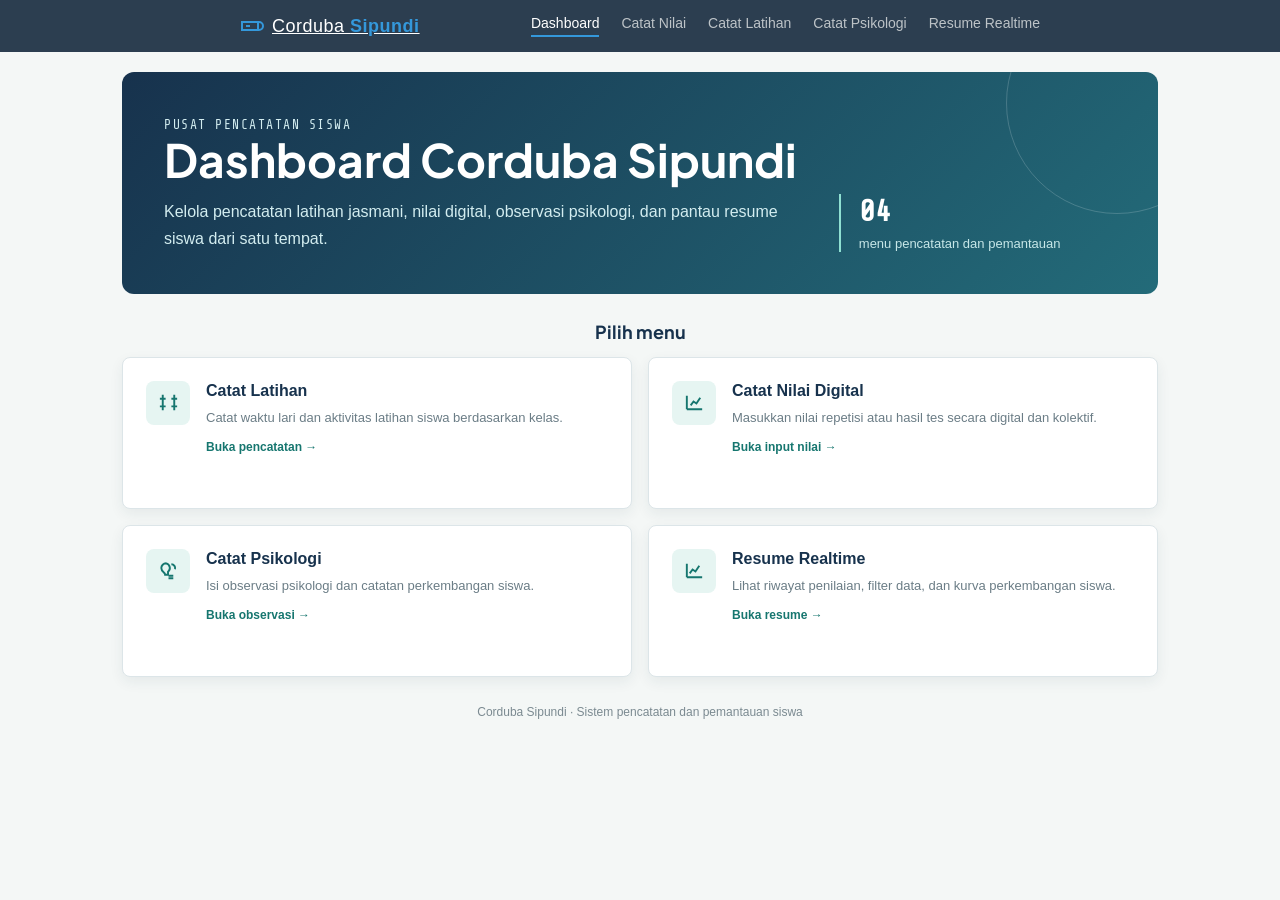
<file: index.html>
<!DOCTYPE html>
<html lang="id">
<head>
	<meta charset="UTF-8">
	<meta name="viewport" content="width=device-width, initial-scale=1.0">
	<title>Dashboard - Corduba Sipundi</title>
	<link rel="stylesheet" href="css/style.css">
	<link rel="preconnect" href="https://fonts.googleapis.com">
	<link rel="preconnect" href="https://fonts.gstatic.com" crossorigin>
	<link href="https://fonts.googleapis.com/css2?family=Share+Tech+Mono&family=Plus+Jakarta+Sans:wght@300;400;500;600;700;800&display=swap" rel="stylesheet">
	<style>
		.dashboard-page {
			max-width: 1080px;
			padding: 0 22px 36px;
			margin: 0 auto;
		}

		.dashboard-hero {
			display: grid;
			grid-template-columns: minmax(0, 1.4fr) minmax(230px, 0.6fr);
			gap: 28px;
			align-items: end;
			background: linear-gradient(135deg, #17324d 0%, #236b79 100%);
			color: #fff;
			padding: 42px;
			border-radius: 12px;
			margin-bottom: 26px;
			overflow: hidden;
			position: relative;
		}

		.dashboard-hero::after {
			content: '';
			width: 220px;
			height: 220px;
			border: 1px solid rgba(255, 255, 255, 0.18);
			border-radius: 50%;
			position: absolute;
			right: -70px;
			top: -80px;
		}

		.dashboard-kicker {
			color: #a8e6dc;
			font-family: 'Share Tech Mono', monospace;
			font-size: 13px;
			letter-spacing: 1.5px;
			text-transform: uppercase;
			margin: 0 0 12px;
		}

		.dashboard-hero h1 {
			font-family: 'Plus Jakarta Sans', sans-serif;
			font-size: clamp(28px, 5vw, 46px);
			line-height: 1.08;
			margin: 0 0 14px;
		}

		.dashboard-hero p {
			color: #d3edf0;
			line-height: 1.65;
			max-width: 620px;
			margin: 0;
		}

		.dashboard-status {
			border-left: 2px solid #8fe0d2;
			padding-left: 18px;
			position: relative;
			z-index: 1;
		}

		.dashboard-status strong {
			display: block;
			font-family: 'Share Tech Mono', monospace;
			font-size: 30px;
			color: #fff;
			margin-bottom: 6px;
		}

		.dashboard-status span {
			color: #c7e7e8;
			font-size: 13px;
		}

		.dashboard-section-title {
			color: #17324d;
			font-family: 'Plus Jakarta Sans', sans-serif;
			font-size: 18px;
			margin: 0 0 14px;
		}

		.dashboard-menu {
			display: grid;
			grid-template-columns: repeat(2, minmax(0, 1fr));
			gap: 16px;
		}

		.dashboard-menu a {
			display: flex;
			align-items: flex-start;
			gap: 16px;
			min-height: 152px;
			padding: 23px;
			background: #fff;
			border: 1px solid #dce5e8;
			border-radius: 8px;
			color: #17324d;
			text-decoration: none;
			box-shadow: 0 5px 14px rgba(23, 50, 77, 0.07);
			transition: transform 0.2s ease, box-shadow 0.2s ease, border-color 0.2s ease;
		}

		.dashboard-menu a:hover {
			transform: translateY(-3px);
			border-color: #58b9ae;
			box-shadow: 0 10px 22px rgba(23, 50, 77, 0.12);
		}

		.dashboard-icon {
			width: 44px;
			height: 44px;
			flex: 0 0 44px;
			display: grid;
			place-items: center;
			border-radius: 8px;
			background: #e6f5f2;
			color: #16766f;
		}

		.dashboard-icon svg { width: 23px; height: 23px; }
		.dashboard-menu h2 { text-align: left; color: #17324d; font-size: 16px; margin: 1px 0 8px; }
		.dashboard-menu p { color: #6b7d86; font-size: 13px; line-height: 1.55; margin: 0; }
		.dashboard-arrow { display: block; margin-top: 12px; color: #16766f; font-size: 12px; font-weight: 700; }

		.dashboard-footer { text-align: center; color: #7b8a91; font-size: 12px; margin-top: 28px; }

		@media (max-width: 700px) {
			.dashboard-page { padding: 0 14px 28px; }
			.dashboard-hero { grid-template-columns: 1fr; padding: 28px 24px; gap: 22px; }
			.dashboard-menu { grid-template-columns: 1fr; }
		}
	</style>
</head>
<body>
	<nav class="navbar">
		<div class="nav-container">
			<a class="logo" href="index.html" aria-label="Dashboard Corduba Sipundi">
				<svg class="icon-sport" viewBox="0 0 24 24" fill="none" stroke="currentColor" stroke-width="2" aria-hidden="true">
					<path d="M18 8h1a4 4 0 0 1 0 8h-1"></path>
					<path d="M2 8h16v8H2V8z"></path>
					<path d="M6 12h4"></path>
				</svg>
				<span>Corduba <strong>Sipundi</strong></span>
			</a>
			<div class="nav-links">
				<a href="index.html" class="active">Dashboard</a>
                <a href="nilai.html">Catat Nilai</a>
				<a href="jasmani.html">Catat Latihan</a>
				<a href="psikologi.html">Catat Psikologi</a>
				<a href="resume.html">Resume Realtime</a>
			</div>
		</div>
	</nav>

	<main class="dashboard-page">
		<section class="dashboard-hero">
			<div>
				<p class="dashboard-kicker">Pusat pencatatan siswa</p>
				<h1>Dashboard Corduba Sipundi</h1>
				<p>Kelola pencatatan latihan jasmani, nilai digital, observasi psikologi, dan pantau resume siswa dari satu tempat.</p>
			</div>
			<div class="dashboard-status">
				<strong>04</strong>
				<span>menu pencatatan dan pemantauan</span>
			</div>
		</section>

		<h2 class="dashboard-section-title">Pilih menu</h2>
		<section class="dashboard-menu" aria-label="Menu utama">
			<a href="jasmani.html">
				<span class="dashboard-icon">
					<svg viewBox="0 0 24 24" fill="none" stroke="currentColor" stroke-width="2" aria-hidden="true"><path d="M6 4v16M18 4v16M3 8h6M15 8h6M3 16h6M15 16h6"></path></svg>
				</span>
				<span><h2>Catat Latihan</h2><p>Catat waktu lari dan aktivitas latihan siswa berdasarkan kelas.</p><span class="dashboard-arrow">Buka pencatatan &rarr;</span></span>
			</a>
			<a href="nilai.html">
				<span class="dashboard-icon">
					<svg viewBox="0 0 24 24" fill="none" stroke="currentColor" stroke-width="2" aria-hidden="true"><path d="M4 19V5M4 19h16M8 15l3-4 3 2 4-6"></path></svg>
				</span>
				<span><h2>Catat Nilai Digital</h2><p>Masukkan nilai repetisi atau hasil tes secara digital dan kolektif.</p><span class="dashboard-arrow">Buka input nilai &rarr;</span></span>
			</a>
			<a href="psikologi.html">
				<span class="dashboard-icon">
					<svg viewBox="0 0 24 24" fill="none" stroke="currentColor" stroke-width="2" aria-hidden="true"><path d="M9.5 4.5a5 5 0 0 0-5 5c0 2.2 1.2 3.4 2.4 4.4.8.7 1.6 1.4 1.6 2.6h3v-3.2a5 5 0 0 0-2-8.8Z"></path><path d="M15 5.5a4 4 0 0 1 3.8 5.2M12 20h5M12 17.5h5"></path></svg>
				</span>
				<span><h2>Catat Psikologi</h2><p>Isi observasi psikologi dan catatan perkembangan siswa.</p><span class="dashboard-arrow">Buka observasi &rarr;</span></span>
			</a>
			<a href="resume.html">
				<span class="dashboard-icon">
					<svg viewBox="0 0 24 24" fill="none" stroke="currentColor" stroke-width="2" aria-hidden="true"><path d="M4 19V5M4 19h16M7 15l3-4 3 2 4-6"></path></svg>
				</span>
				<span><h2>Resume Realtime</h2><p>Lihat riwayat penilaian, filter data, dan kurva perkembangan siswa.</p><span class="dashboard-arrow">Buka resume &rarr;</span></span>
			</a>
		</section>

		<p class="dashboard-footer">Corduba Sipundi &middot; Sistem pencatatan dan pemantauan siswa</p>
	</main>
</body>
</html>
</file>
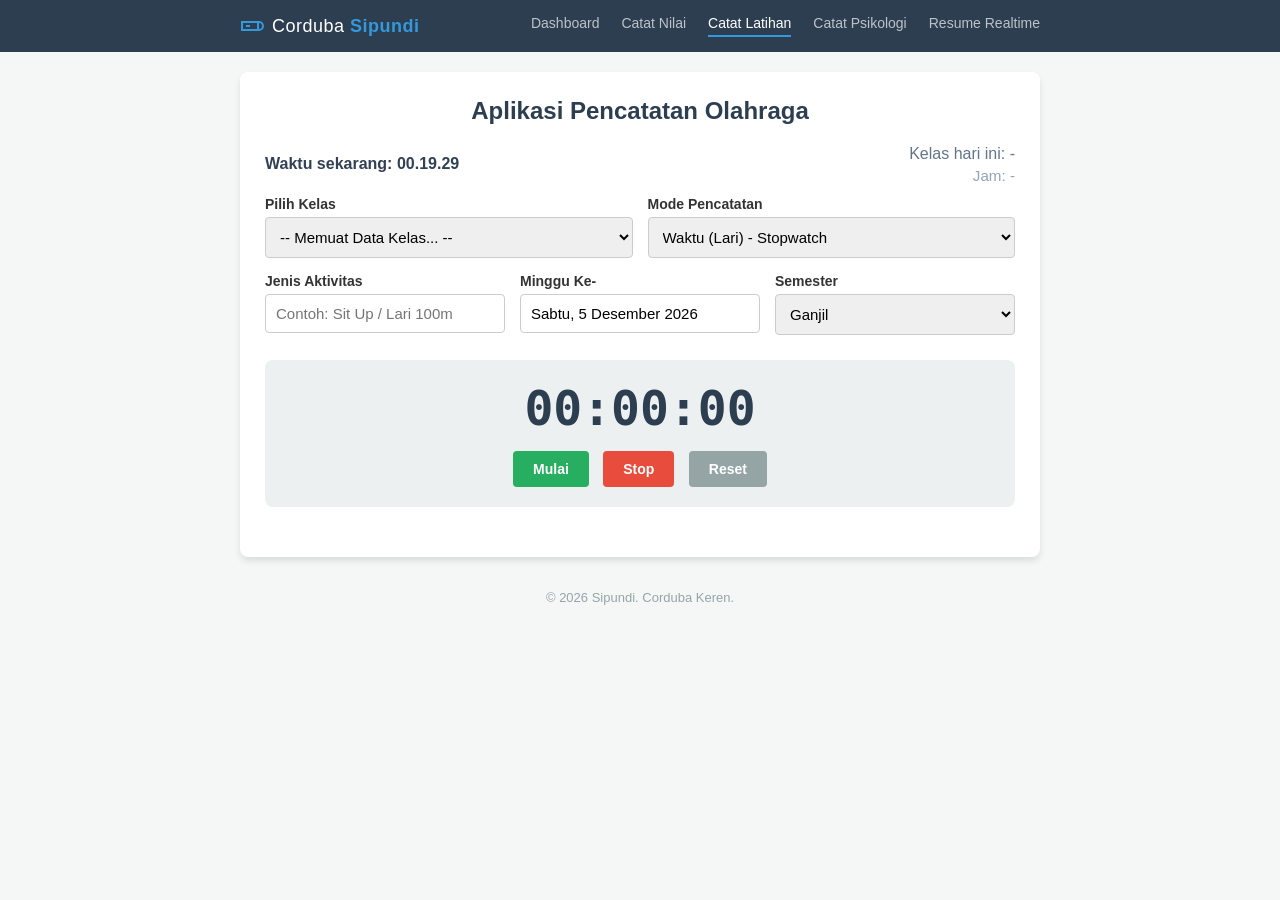
<file: jasmani.html>
<!DOCTYPE html>
<html lang="id">
<head>
    <meta charset="UTF-8">
    <meta name="viewport" content="width=device-width, initial-scale=1.0">
    <title>Kurva Jasmani - Corduba</title>
    <link rel="stylesheet" href="css/style.css">
</head>
<body>
    <nav class="navbar">
        <div class="nav-container">
            <div class="logo">
                <svg class="icon-sport" viewBox="0 0 24 24" fill="none" stroke="currentColor" stroke-width="2">
                    <path d="M18 8h1a4 4 0 0 1 0 8h-1"></path>
                    <path d="M2 8h16v8H2V8z"></path>
                    <path d="M6 12h4"></path>
                </svg>
                <span>Corduba <strong>Sipundi</strong></span>
            </div>
            <div class="nav-links">
                <a href="index.html">Dashboard</a>
                <a href="nilai.html">Catat Nilai</a>
                <a href="jasmani.html" class="active">Catat Latihan</a>
                <a href="psikologi.html">Catat Psikologi</a>
                <a href="resume.html">Resume Realtime</a>
            </div>
        </div>
    </nav>

    <div class="container">
        <h2>Aplikasi Pencatatan Olahraga</h2>
        <div style="display:flex; justify-content:space-between; align-items:center; margin-bottom:12px;">
            <div style="color:#334155; font-weight:700;">Waktu sekarang: <span id="currentTimeDisplayIndex">--:--:--</span></div>
            <div style="display:flex; flex-direction:column; align-items:flex-end;">
                <div style="color:#64748b;">Kelas hari ini: <span id="currentClassesDisplayIndex">-</span></div>
                <div style="color:#94a3b8; font-size:0.95rem; margin-top:4px;">Jam: <span id="currentClassesTimesIndex">-</span></div>
            </div>
        </div>
        
        <!-- Form Pengaturan Aktivitas -->
        <div class="form-group-inline">
            <div class="form-group">
                <label>Pilih Kelas</label>
                <select id="selectKelas" required>
                    <option value="">-- Memuat Data Kelas... --</option>
                </select>
            </div>
            <div class="form-group">
                <label>Mode Pencatatan</label>
                <select id="modePencatatan" required>
                    <option value="waktu">Waktu (Lari) - Stopwatch</option>
                    <option value="repetisi">Repetisi (Push/Sit-up) - Input Manual</option>
                </select>
            </div>
        </div>
        
        <div class="form-group-inline">
            <div class="form-group">
                <label>Jenis Aktivitas</label>
                <input type="text" id="jenisAktivitas" placeholder="Contoh: Sit Up / Lari 100m" required>
            </div>
            <div class="form-group">
                <label>Minggu Ke-</label>
                <input type="text" id="mingguKe" required placeholder="Contoh: Jumat, 14 Agustus 2026">
            </div>
            <div class="form-group">
                <label>Semester</label>
                <select id="semester" required>
                    <option value="1">Ganjil</option>
                    <option value="2">Genap</option>
                </select>
            </div>
        </div>

        <!-- Bagian Stopwatch Global -->
        <div id="stopwatchContainer" class="stopwatch-container">
            <div id="stopwatchDisplay" class="time-display">00:00:00</div>
            <div class="stopwatch-controls">
                <button id="btnStart" class="btn-start">Mulai</button>
                <button id="btnStop" class="btn-stop">Stop</button>
                <button id="btnReset" class="btn-reset">Reset</button>
            </div>
        </div>

        <!-- Daftar Siswa untuk Pencatatan Kolektif -->
        <div id="pencatatanContainer" style="display: none;">
            <h3 style="margin-top: 20px; border-bottom: 2px solid #3498db; padding-bottom: 5px;">Daftar Siswa</h3>
            <ul id="listSiswaPencatatan" class="student-list">
                <!-- Daftar anak akan dimunculkan oleh JavaScript di sini -->
            </ul>
            
            <button id="btnKirimKolektif" class="btn-kirim-kolektif">Kirim Semua Catatan</button>
        </div>
    </div>
    <script src="js/app.js"></script>
</body>
<footer class="footer">
        <p>&copy; 2026 Sipundi. Corduba Keren.</p>
    </footer>
</html>
</file>
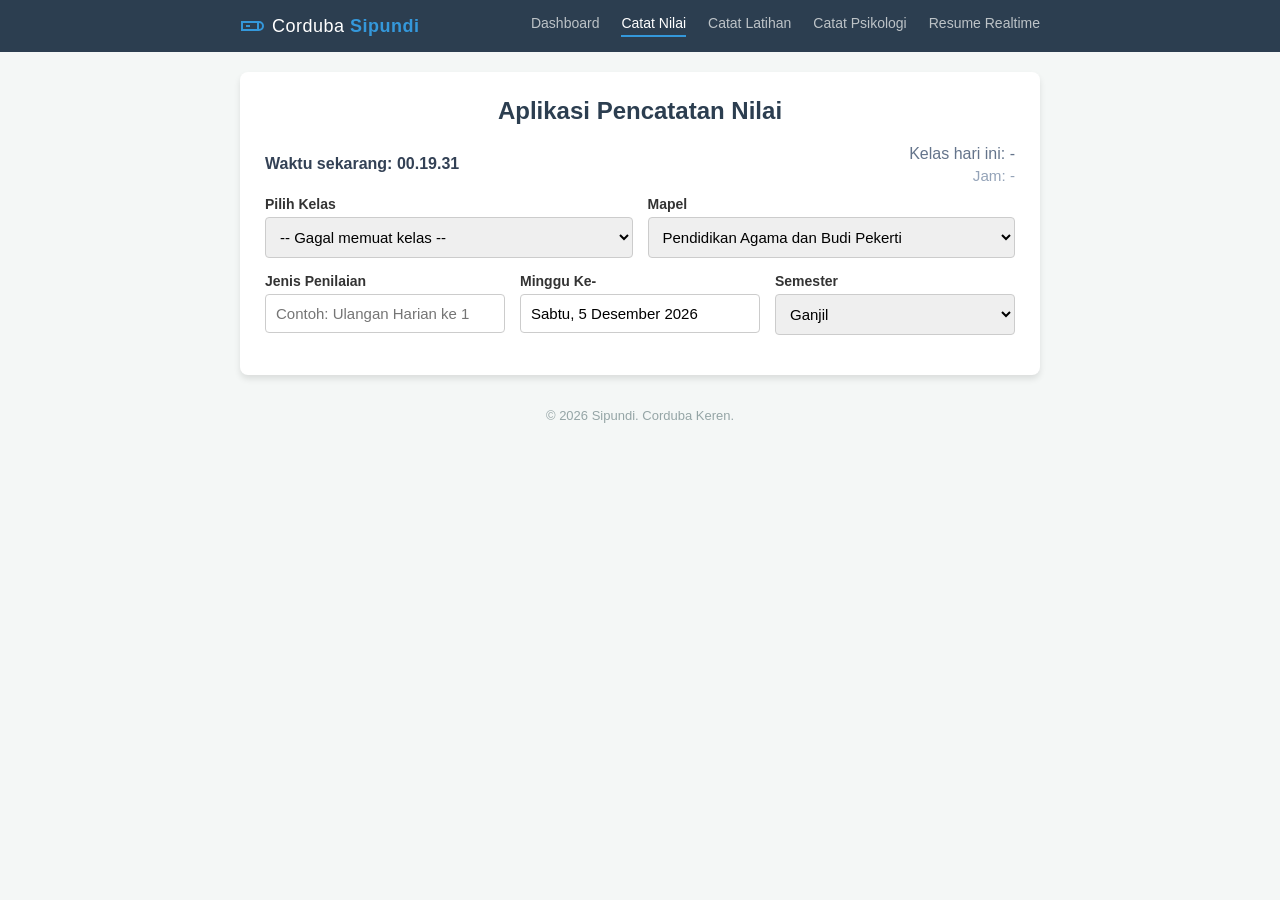
<file: nilai.html>
<!DOCTYPE html>
<html lang="id">
<head>
    <meta charset="UTF-8">
    <meta name="viewport" content="width=device-width, initial-scale=1.0">
    <title>Catat Nilai - Corduba</title>
    <link rel="stylesheet" href="css/style.css">
    <style>
        /* Gaya tambahan khusus halaman ini — silakan pindahkan ke css/style.css bila ingin dipakai global */
        .nilai-row{display:flex;align-items:center;justify-content:space-between;gap:12px;padding:10px 14px;border-bottom:1px solid #e2e8f0;}
        .nilai-row:last-child{border-bottom:none;}
        .nilai-siswa-info{display:flex;flex-direction:column;}
        .nilai-siswa-info .nama{font-weight:600;color:#1e293b;}
        .nilai-siswa-info .nis{font-size:0.85rem;color:#94a3b8;}
        .nilai-input-group{display:flex;align-items:center;gap:8px;}
        .nilai-input-group input[type="number"]{width:70px;padding:6px 8px;border:1px solid #cbd5e1;border-radius:6px;text-align:center;}
        .predikat-badge{min-width:28px;text-align:center;padding:4px 8px;border-radius:6px;font-weight:700;font-size:0.85rem;background:#e2e8f0;color:#475569;}
        .predikat-A{background:#dcfce7;color:#166534;}
        .predikat-B{background:#dbeafe;color:#1e40af;}
        .predikat-C{background:#fef9c3;color:#854d0e;}
        .predikat-D{background:#fee2e2;color:#991b1b;}
        #statusKirim{margin-top:12px;padding:10px 14px;border-radius:8px;font-weight:600;display:none;}
        #statusKirim.success{display:block;background:#dcfce7;color:#166534;}
        #statusKirim.error{display:block;background:#fee2e2;color:#991b1b;}
        #statusKirim.loading{display:block;background:#e2e8f0;color:#475569;}
    </style>
</head>
<body>
    <nav class="navbar">
        <div class="nav-container">
            <div class="logo">
                <svg class="icon-sport" viewBox="0 0 24 24" fill="none" stroke="currentColor" stroke-width="2">
                    <path d="M18 8h1a4 4 0 0 1 0 8h-1"></path>
                    <path d="M2 8h16v8H2V8z"></path>
                    <path d="M6 12h4"></path>
                </svg>
                <span>Corduba <strong>Sipundi</strong></span>
            </div>
            <div class="nav-links">
                <a href="index.html">Dashboard</a>
                <a href="nilai.html" class="active">Catat Nilai</a>
                <a href="jasmani.html">Catat Latihan</a>
                <a href="psikologi.html">Catat Psikologi</a>
                <a href="resume.html">Resume Realtime</a>
            </div>
        </div>
    </nav>

    <div class="container">
        <h2>Aplikasi Pencatatan Nilai</h2>
        <div style="display:flex; justify-content:space-between; align-items:center; margin-bottom:12px;">
            <div style="color:#334155; font-weight:700;">Waktu sekarang: <span id="currentTimeDisplay">--:--:--</span></div>
            <div style="display:flex; flex-direction:column; align-items:flex-end;">
                <div style="color:#64748b;">Kelas hari ini: <span id="currentClassesDisplayIndex">-</span></div>
                <div style="color:#94a3b8; font-size:0.95rem; margin-top:4px;">Jam: <span id="currentClassesTimesIndex">-</span></div>
            </div>
        </div>

        <!-- Form Pengaturan Penilaian -->
        <div class="form-group-inline">
            <div class="form-group">
                <label>Pilih Kelas</label>
                <select id="selectKelas" required>
                    <option value="">-- Memuat Data Kelas... --</option>
                </select>
            </div>
            <div class="form-group">
                <label>Mapel</label>
                <select id="modePencatatan" required>
                    <option value="Pendidikan Agama dan Budi Pekerti">Pendidikan Agama dan Budi Pekerti</option>
                    <option value="Pendidikan Pancasila">Pendidikan Pancasila</option>
                    <option value="Bahasa Indonesia">Bahasa Indonesia</option>
                    <option value="Matematika">Matematika</option>
                    <option value="Bahasa Inggris">Bahasa Inggris</option>
                    <option value="Sejarah">Sejarah</option>
                    <option value="Pendidikan Jasmani, Olahraga, dan Kesehatan">Pendidikan Jasmani, Olahraga, dan Kesehatan</option>
                    <option value="Seni Budaya">Seni Budaya</option>
                    <option value="Informatika">Informatika</option>
                    <option value="Projek Kreatif dan Kewirausahaan">Projek Kreatif dan Kewirausahaan</option>
                    <option value="Dasar-Dasar Program Keahlian">Dasar-Dasar Program Keahlian</option>
                    <option value="Konsentrasi Keahlian">Konsentrasi Keahlian</option>
                </select>
            </div>
        </div>

        <div class="form-group-inline">
            <div class="form-group">
                <label>Jenis Penilaian</label>
                <input type="text" id="jenisAktivitas" placeholder="Contoh: Ulangan Harian ke 1" required>
            </div>
            <div class="form-group">
                <label>Minggu Ke-</label>
                <input type="text" id="mingguKe" required placeholder="Contoh: Jumat, 14 Agustus 2026">
            </div>
            <div class="form-group">
                <label>Semester</label>
                <select id="semester" required>
                    <option value="1">Ganjil</option>
                    <option value="2">Genap</option>
                </select>
            </div>
        </div>

        <!-- Daftar Siswa untuk Penilaian Kolektif -->
        <div id="pencatatanContainer" style="display: none;">
            <h3 style="margin-top: 20px; border-bottom: 2px solid #3498db; padding-bottom: 5px;">Daftar Siswa &amp; Nilai</h3>
            <ul id="listSiswaPencatatan" class="student-list">
                <!-- Daftar siswa + input nilai dimunculkan oleh JavaScript di sini -->
            </ul>

            <button id="btnKirimKolektif" class="btn-kirim-kolektif">Kirim Semua Nilai</button>
            <div id="statusKirim"></div>
        </div>
    </div>

    <script>
        // ============================================================
        // KONFIGURASI
        // ============================================================
        const API_URL = "https://script.google.com/macros/s/AKfycbzVu2gSJB14kfXm7MD0NOcmuKz3WBqA-vpudc3aw5HVnzhpyCz2-XXs3mlM9gz9OTL9/exec";

        // Cache daftar siswa (diambil sekali, difilter per kelas di browser —
        // karena aksi getSiswa di Apps Script Anda mengembalikan SEMUA siswa,
        // tidak menerima parameter kelas)
        let semuaSiswaCache = null;

        // ============================================================
        // JAM BERJALAN
        // ============================================================
        function updateClock() {
            const now = new Date();
            document.getElementById('currentTimeDisplay').textContent =
                now.toLocaleTimeString('id-ID', { hour: '2-digit', minute: '2-digit', second: '2-digit' });
        }

        function setCurrentAssessmentDate() {
            const mingguKe = document.getElementById('mingguKe');
            if (!mingguKe.value.trim()) {
                mingguKe.value = new Date().toLocaleDateString('id-ID', {
                    weekday: 'long',
                    day: 'numeric',
                    month: 'long',
                    year: 'numeric'
                });
            }
        }

        setInterval(updateClock, 1000);
        updateClock();
        setCurrentAssessmentDate();

        async function updateTodayClasses() {
            const classDisplay = document.getElementById('currentClassesDisplayIndex');
            const timeDisplay = document.getElementById('currentClassesTimesIndex');
            const dayNames = ['minggu', 'senin', 'selasa', 'rabu', 'kamis', 'jumat', 'sabtu'];
            const today = dayNames[new Date().getDay()];

            try {
                const response = await fetch(`${API_URL}?action=getDaftarKelas`);
                const schedule = await response.json();
                const classesToday = (Array.isArray(schedule) ? schedule : [])
                    .filter(item => String(item.Hari || item.hari || '').toLowerCase().includes(today))
                    .map(item => ({
                        nama: item.Nama_kelas || item.Nama_Kelas || item.nama_kelas || item.ID_kelas || item.id_kelas || '',
                        jam: item.Jam || item.jam || item.time || ''
                    }))
                    .filter(item => item.nama);

                classDisplay.textContent = classesToday.length
                    ? classesToday.map(item => item.nama).join(', ')
                    : '-';
                timeDisplay.textContent = classesToday.length
                    ? classesToday.map(item => item.jam ? `${item.nama} (${item.jam})` : item.nama).join(' • ')
                    : '-';
            } catch (error) {
                classDisplay.textContent = '-';
                timeDisplay.textContent = '-';
                console.error('Gagal memuat jadwal kelas:', error);
            }
        }

        updateTodayClasses();
        setInterval(updateTodayClasses, 60000);

        // ============================================================
        // HELPER: cari nilai field kelas di sebuah objek baris, apapun
        // nama kolomnya persis (Kelas / Nama_kelas / ID_kelas / dst)
        // ============================================================
        function ambilFieldKelas(obj) {
            if (!obj) return '';
            const kandidat = ['Kelas', 'Nama_kelas', 'ID_kelas', 'kelas', 'nama_kelas', 'id_kelas'];
            for (const k of kandidat) {
                if (obj[k] !== undefined && obj[k] !== '') return String(obj[k]).trim();
            }
            const key = Object.keys(obj).find(k => k.toLowerCase().includes('kelas'));
            return key ? String(obj[key]).trim() : '';
        }

        function labelKelas(obj) {
            return obj.Nama_kelas || obj.ID_kelas || ambilFieldKelas(obj) || '(tanpa nama)';
        }

        // ============================================================
        // AMBIL DAFTAR KELAS (action: getDaftarKelas, sesuai Code.gs)
        // ============================================================
        async function muatKelas() {
            const selectKelas = document.getElementById('selectKelas');
            try {
                const res = await fetch(`${API_URL}?action=getDaftarKelas`);
                const json = await res.json();
                if (json && json.error) throw new Error(json.error);
                const daftarKelas = Array.isArray(json) ? json : [];

                selectKelas.innerHTML = '<option value="">-- Pilih Kelas --</option>';
                daftarKelas.forEach(k => {
                    const opt = document.createElement('option');
                    opt.value = labelKelas(k);
                    opt.textContent = labelKelas(k);
                    selectKelas.appendChild(opt);
                });
            } catch (err) {
                selectKelas.innerHTML = '<option value="">-- Gagal memuat kelas --</option>';
                console.error('Gagal memuat kelas:', err);
            }
        }

        // ============================================================
        // AMBIL SEMUA SISWA (action: getSiswa) — di-cache, difilter per kelas
        // ============================================================
        async function ambilSemuaSiswa() {
            if (semuaSiswaCache) return semuaSiswaCache;
            const res = await fetch(`${API_URL}?action=getSiswa`);
            const json = await res.json();
            if (json && json.error) throw new Error(json.error);
            semuaSiswaCache = Array.isArray(json) ? json : [];
            return semuaSiswaCache;
        }

        // ============================================================
        // TAMPILKAN DAFTAR SISWA SESUAI KELAS TERPILIH
        // ============================================================
        async function muatSiswa(kelas) {
            const list = document.getElementById('listSiswaPencatatan');
            const container = document.getElementById('pencatatanContainer');
            list.innerHTML = '<li class="nilai-row">Memuat daftar siswa...</li>';
            container.style.display = 'block';

            try {
                const semua = await ambilSemuaSiswa();
                const siswa = semua.filter(s => ambilFieldKelas(s).toLowerCase() === kelas.toLowerCase());

                if (!siswa.length) {
                    list.innerHTML = '<li class="nilai-row">Tidak ada siswa yang cocok dengan kelas ini di sheet Daftar_Siswa. Cek nama kolom kelas di sheet tersebut kalau ini seharusnya ada isinya.</li>';
                    return;
                }

                list.innerHTML = '';
                siswa.forEach((s, idx) => {
                    const nis = s.ID_Siswa || '';
                    const nama = s.Nama_Siswa || `Siswa ${idx + 1}`;

                    const li = document.createElement('li');
                    li.className = 'nilai-row';
                    li.dataset.nis = nis;
                    li.dataset.nama = nama;
                    li.innerHTML = `
                        <div class="nilai-siswa-info">
                            <span class="nama">${nama}</span>
                            <span class="nis">${nis}</span>
                        </div>
                        <div class="nilai-input-group">
                            <input type="number" min="0" max="100" placeholder="0-100" class="input-nilai">
                            <span class="predikat-badge">-</span>
                        </div>
                    `;
                    const input = li.querySelector('.input-nilai');
                    const badge = li.querySelector('.predikat-badge');
                    input.addEventListener('input', () => {
                        const p = hitungPredikat(input.value);
                        badge.textContent = p || '-';
                        badge.className = 'predikat-badge' + (p ? ` predikat-${p}` : '');
                    });

                    list.appendChild(li);
                });
            } catch (err) {
                list.innerHTML = '<li class="nilai-row">Gagal memuat daftar siswa.</li>';
                console.error('Gagal memuat siswa:', err);
            }
        }

        // ============================================================
        // HITUNG PREDIKAT DARI NILAI ANGKA (bisa disesuaikan skalanya)
        // ============================================================
        function hitungPredikat(nilai) {
            const n = parseFloat(nilai);
            if (isNaN(n)) return '';
            if (n >= 90) return 'A';
            if (n >= 80) return 'B';
            if (n >= 70) return 'C';
            return 'D';
        }

        // ============================================================
        // KIRIM SEMUA NILAI KE SPREADSHEET (sheet: Catat_Nilai)
        // ============================================================
        async function kirimSemuaNilai() {
            const statusEl = document.getElementById('statusKirim');
            const kelas = document.getElementById('selectKelas').value;
            const mode = document.getElementById('modePencatatan').value;
            const jenisAktivitas = document.getElementById('jenisAktivitas').value.trim();
            const mingguKe = document.getElementById('mingguKe').value.trim();
            const semester = document.getElementById('semester').value;

            if (!kelas || !jenisAktivitas || !mingguKe) {
                tampilkanStatus('Mohon lengkapi Kelas, Jenis Aktivitas, dan Minggu Ke- terlebih dahulu.', 'error');
                return;
            }

            const rows = Array.from(document.querySelectorAll('#listSiswaPencatatan li.nilai-row'));
            const records = rows.map(li => {
                const input = li.querySelector('.input-nilai');
                const nilai = input ? input.value : '';
                return {
                    nis: li.dataset.nis || '',
                    nama: li.dataset.nama || '',
                    nilai: nilai === '' ? '' : Number(nilai),
                    predikat: hitungPredikat(nilai)
                };
            }).filter(r => r.nilai !== '');

            if (!records.length) {
                tampilkanStatus('Isi nilai minimal untuk satu siswa sebelum mengirim.', 'error');
                return;
            }

            const payload = {
                action: 'submitNilai',
                kelas,
                semester,
                mingguKe,
                mode,
                jenisAktivitas,
                records
            };

            tampilkanStatus('Mengirim data...', 'loading');
            try {
                const res = await fetch(`${API_URL}?action=submitNilai`, {
                    method: 'POST',
                    body: JSON.stringify(payload)
                });
                const json = await res.json();

                if (json.status === 'success' || json.result === 'success') {
                    tampilkanStatus(json.message || `Berhasil menyimpan nilai ${records.length} siswa ke Catat_Nilai.`, 'success');
                } else {
                    tampilkanStatus(json.message || 'Terjadi kesalahan saat menyimpan data.', 'error');
                }
            } catch (err) {
                console.error('Gagal mengirim data:', err);
                tampilkanStatus('Gagal terhubung ke server. Periksa koneksi internet Anda.', 'error');
            }
        }

        function tampilkanStatus(pesan, tipe) {
            const el = document.getElementById('statusKirim');
            el.textContent = pesan;
            el.className = tipe;
        }

        // ============================================================
        // EVENT LISTENERS
        // ============================================================
        document.getElementById('selectKelas').addEventListener('change', (e) => {
            if (e.target.value) {
                muatSiswa(e.target.value);
            } else {
                document.getElementById('pencatatanContainer').style.display = 'none';
            }
        });

        document.getElementById('btnKirimKolektif').addEventListener('click', kirimSemuaNilai);

        // Muat data kelas saat halaman dibuka
        muatKelas();
    </script>
</body>
<footer class="footer">
    <p>&copy; 2026 Sipundi. Corduba Keren.</p>
</footer>
</html>
</file>
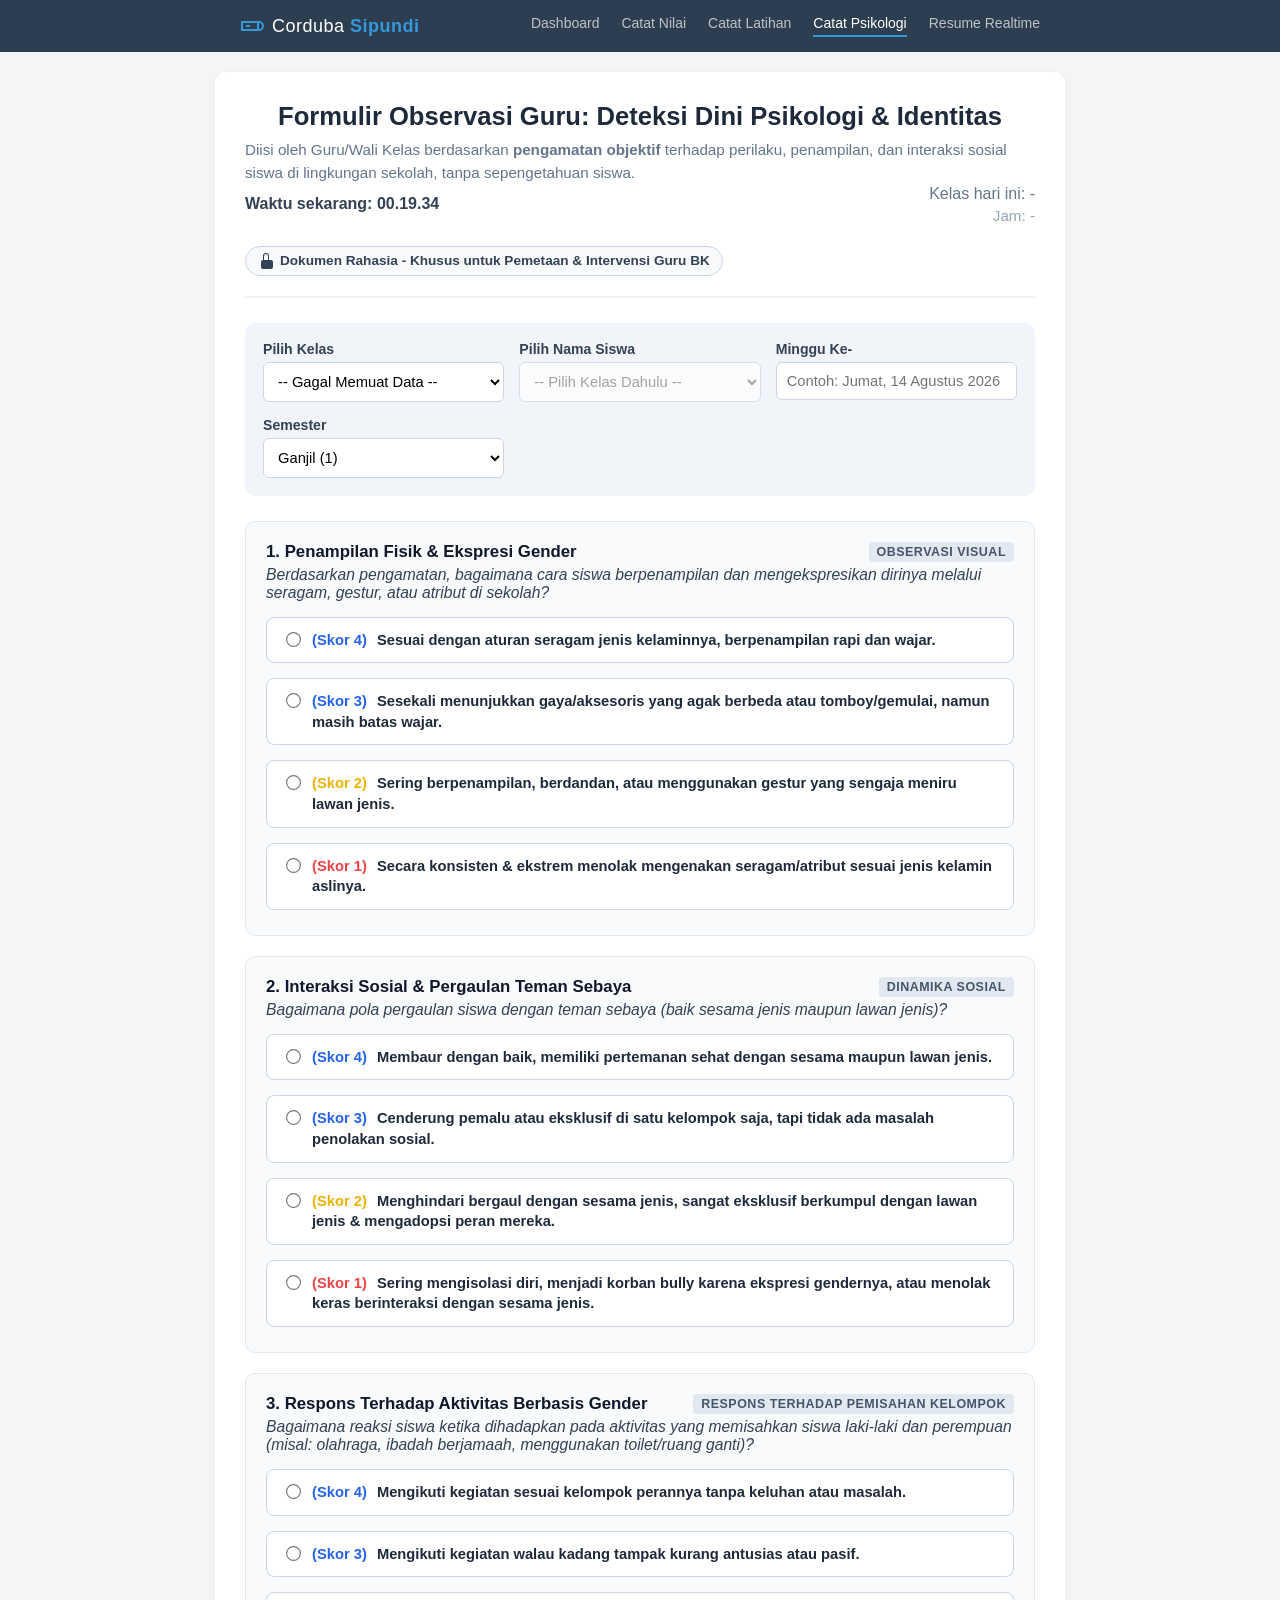
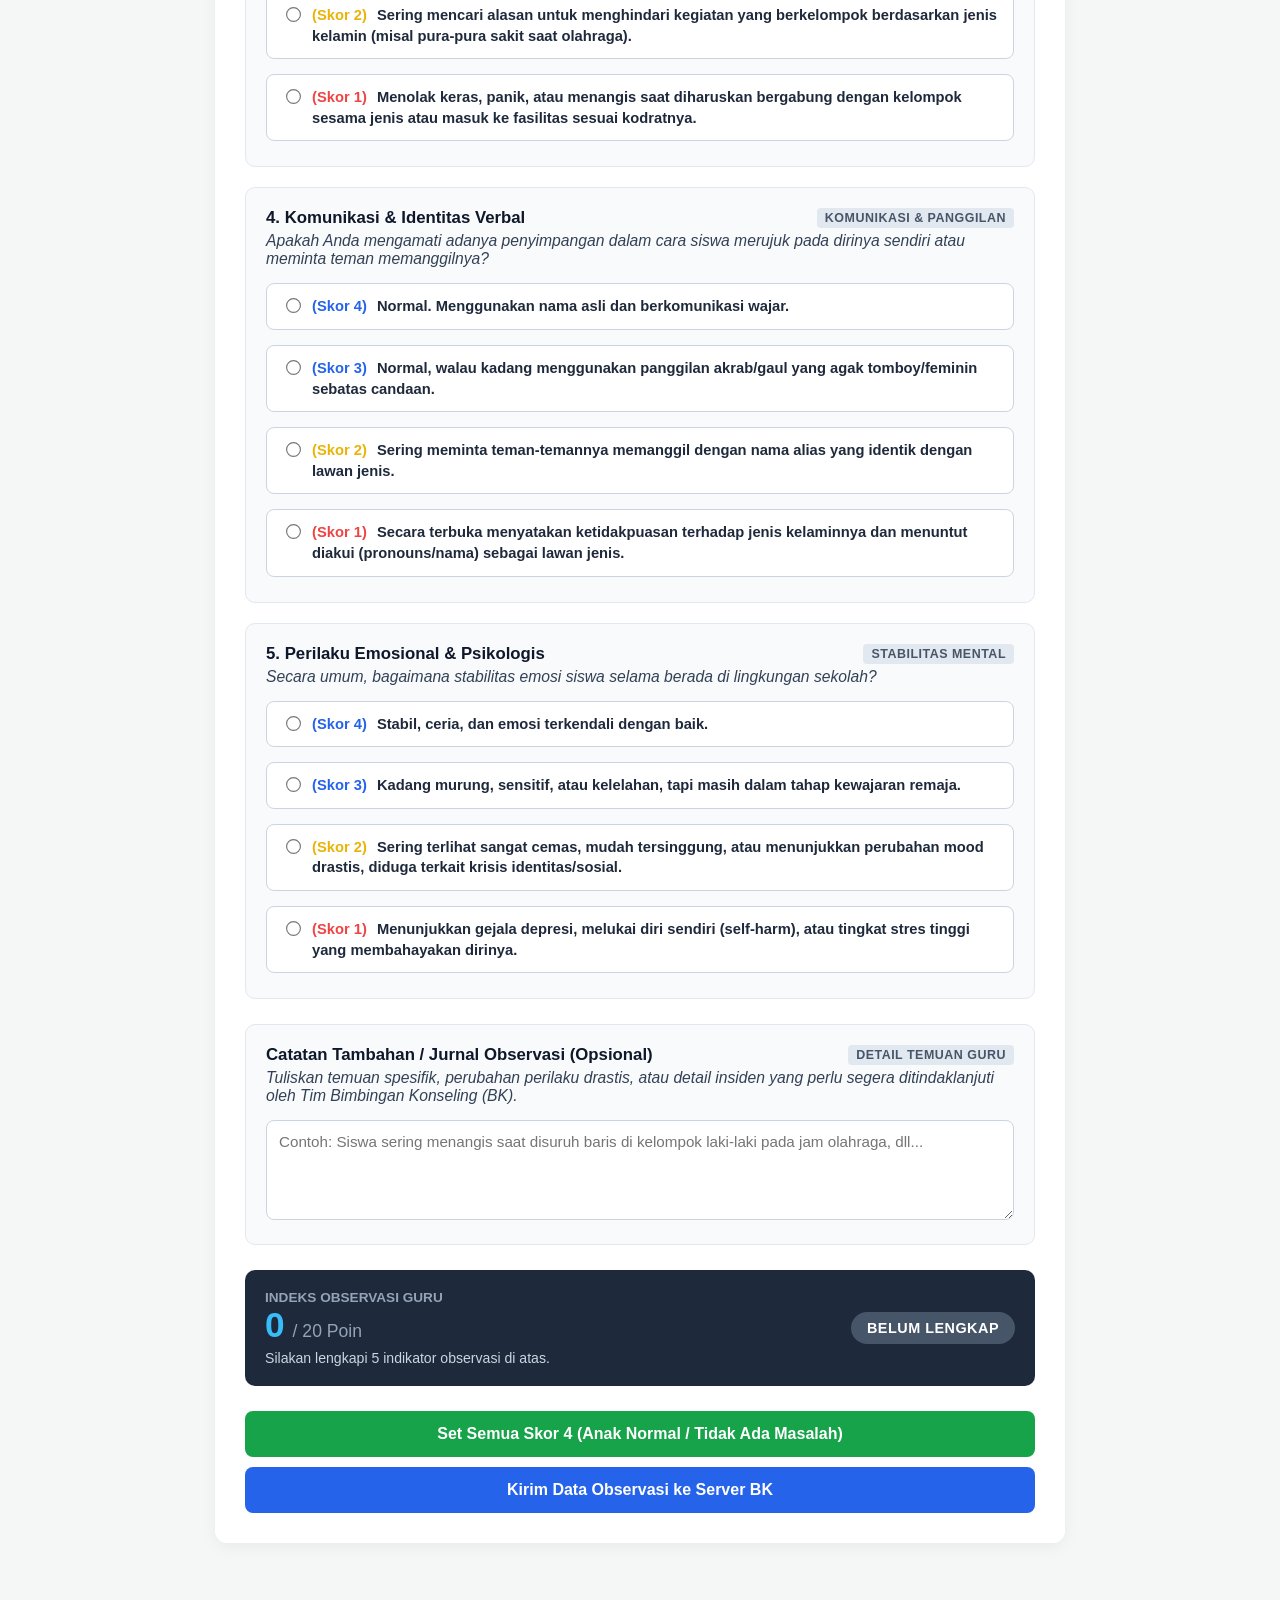
<file: psikologi.html>
<!DOCTYPE html>
<html lang="id">
<head>
    <meta charset="UTF-8">
    <meta name="viewport" content="width=device-width, initial-scale=1.0">
    <title>Observasi Psikologi & Identitas - Corduba</title>
    <link rel="stylesheet" href="css/style.css">
    <link rel="preconnect" href="https://fonts.googleapis.com">
    <link rel="preconnect" href="https://fonts.gstatic.com" crossorigin>
    <link href="https://fonts.googleapis.com/css2?family=Plus+Jakarta+Sans:wght@300;400;500;600;700&display=swap" rel="stylesheet">
    <style>
        /* Custom styles for Psikologi Questionnaire */
        .psy-container {
            max-width: 850px;
            margin: 0 auto 40px auto;
            background: #ffffff;
            padding: 30px;
            border-radius: 12px;
            box-shadow: 0 4px 15px rgba(0,0,0,0.05);
        }
        
        .header-section {
            border-bottom: 2px solid #eef2f5;
            padding-bottom: 20px;
            margin-bottom: 25px;
        }

        .header-section h2 {
            margin: 0 0 8px 0;
            color: #1e293b;
            font-size: 1.6rem;
        }

        .header-section p {
            margin: 0;
            color: #64748b;
            font-size: 0.95rem;
            line-height: 1.5;
        }

        .confidential-badge {
            display: inline-flex;
            align-items: center;
            gap: 6px;
            background-color: #f8fafc;
            color: #334155;
            border: 1px solid #cbd5e1;
            padding: 6px 12px;
            border-radius: 20px;
            font-size: 0.85rem;
            font-weight: 600;
            margin-top: 10px;
        }

        .q-card {
            background: #f8fafc;
            border: 1px solid #e2e8f0;
            border-radius: 10px;
            padding: 20px;
            margin-bottom: 20px;
            transition: all 0.2s ease;
        }

        .q-card:hover {
            border-color: #cbd5e1;
            box-shadow: 0 2px 8px rgba(0,0,0,0.03);
        }

        .q-title {
            font-weight: 700;
            font-size: 1.05rem;
            color: #0f172a;
            margin-bottom: 4px;
            display: flex;
            align-items: center;
            justify-content: space-between;
        }

        .q-aspect {
            font-size: 0.78rem;
            background: #e2e8f0;
            color: #475569;
            padding: 3px 8px;
            border-radius: 4px;
            font-weight: 600;
            text-transform: uppercase;
            letter-spacing: 0.5px;
        }

        .q-text {
            color: #334155;
            font-size: 0.98rem;
            margin-bottom: 15px;
            font-style: italic;
        }

        .options-group {
            display: flex;
            flex-direction: column;
            gap: 10px;
        }

        .option-item {
            display: flex;
            align-items: flex-start;
            padding: 12px 15px;
            border: 1px solid #cbd5e1;
            border-radius: 8px;
            background: #ffffff;
            cursor: pointer;
            transition: all 0.2s;
        }

        .option-item:hover {
            border-color: #3b82f6;
            background: #eff6ff;
        }

        .option-item input[type="radio"] {
            margin-top: 3px;
            margin-right: 12px;
            accent-color: #2563eb;
            transform: scale(1.15);
            cursor: pointer;
        }

        .option-label {
            font-size: 0.92rem;
            color: #1e293b;
            cursor: pointer;
            line-height: 1.4;
            width: 100%;
        }

        .score-pill {
            font-weight: 700;
            color: #2563eb;
            margin-right: 6px;
        }
        
        .score-pill.warning {
            color: #eab308;
        }
        
        .score-pill.danger {
            color: #ef4444;
        }

        .form-row-grid {
            display: grid;
            grid-template-columns: repeat(auto-fit, minmax(200px, 1fr));
            gap: 15px;
            margin-bottom: 25px;
            background: #f1f5f9;
            padding: 18px;
            border-radius: 10px;
        }

        .form-row-grid label {
            font-weight: 600;
            font-size: 0.88rem;
            color: #334155;
            margin-bottom: 5px;
            display: block;
        }

        .form-row-grid select, 
        .form-row-grid input {
            width: 100%;
            padding: 10px;
            border: 1px solid #cbd5e1;
            border-radius: 6px;
            font-size: 0.92rem;
            background: #fff;
        }

        .essay-box {
            margin-top: 25px;
        }

        .essay-box textarea {
            width: 100%;
            min-height: 100px;
            padding: 12px;
            border: 1px solid #cbd5e1;
            border-radius: 8px;
            font-family: inherit;
            font-size: 0.95rem;
            resize: vertical;
        }

        /* Result Score Indicator Card */
        .score-summary-card {
            background: #1e293b;
            color: #ffffff;
            padding: 20px;
            border-radius: 10px;
            margin: 25px 0;
            display: flex;
            align-items: center;
            justify-content: space-between;
            flex-wrap: wrap;
            gap: 15px;
        }

        .score-display {
            display: flex;
            align-items: baseline;
            gap: 8px;
        }

        .score-val {
            font-size: 2.2rem;
            font-weight: 800;
            color: #38bdf8;
        }

        .score-max {
            font-size: 1.1rem;
            color: #94a3b8;
        }

        .status-badge {
            padding: 8px 16px;
            border-radius: 20px;
            font-weight: 700;
            font-size: 0.9rem;
            text-transform: uppercase;
            letter-spacing: 0.5px;
        }

        .status-optimal { background-color: #22c55e; color: #ffffff; }
        .status-ringan { background-color: #eab308; color: #1e293b; }
        .status-pendampingan { background-color: #f97316; color: #ffffff; }
        .status-intervensi { background-color: #ef4444; color: #ffffff; }

        .action-recommendation {
            font-size: 0.88rem;
            color: #cbd5e1;
            margin-top: 5px;
        }

        .btn-submit-psy {
            width: 100%;
            background: #2563eb;
            color: #ffffff;
            border: none;
            padding: 14px;
            font-size: 1rem;
            font-weight: 700;
            border-radius: 8px;
            cursor: pointer;
            transition: background 0.2s;
        }

        .btn-submit-psy:hover {
            background: #1d4ed8;
        }

        .btn-submit-psy:disabled {
            background: #94a3b8;
            cursor: not-allowed;
        }
    </style>
</head>
<body>
    <!-- Navigation Bar -->
    <nav class="navbar">
        <div class="nav-container">
            <div class="logo">
                <svg class="icon-sport" viewBox="0 0 24 24" fill="none" stroke="currentColor" stroke-width="2">
                    <path d="M18 8h1a4 4 0 0 1 0 8h-1"></path>
                    <path d="M2 8h16v8H2V8z"></path>
                    <path d="M6 12h4"></path>
                </svg>
                <span>Corduba <strong>Sipundi</strong></span>
            </div>
            <div class="nav-links">
                <a href="index.html">Dashboard</a>
                <a href="nilai.html">Catat Nilai</a>
                <a href="jasmani.html">Catat Latihan</a>
                <a href="psikologi.html" class="active">Catat Psikologi</a>
                <a href="resume.html">Resume Realtime</a>
            </div>
        </div>
    </nav>

    <div class="container psy-container">
        <!-- Header Information -->
        <div class="header-section">
            <h2>Formulir Observasi Guru: Deteksi Dini Psikologi & Identitas</h2>
            <p>Diisi oleh Guru/Wali Kelas berdasarkan <strong>pengamatan objektif</strong> terhadap perilaku, penampilan, dan interaksi sosial siswa di lingkungan sekolah, tanpa sepengetahuan siswa.</p>
            
            <div style="display:flex; justify-content:space-between; align-items:center; margin-bottom:12px;">
                <div style="color:#334155; font-weight:700;">Waktu sekarang: <span id="currentTimeDisplayIndex">--:--:--</span></div>
                <div style="display:flex; flex-direction:column; align-items:flex-end;">
                    <div style="color:#64748b;">Kelas hari ini: <span id="currentClassesDisplayIndex">-</span></div>
                    <div style="color:#94a3b8; font-size:0.95rem; margin-top:4px;">Jam: <span id="currentClassesTimesIndex">-</span></div>
                </div>
            </div>
        <div class="confidential-badge">
                <svg width="16" height="16" fill="currentColor" viewBox="0 0 16 16">
                    <path d="M8 1a2 2 0 0 1 2 2v4H6V3a2 2 0 0 1 2-2zm3 6V3a3 3 0 0 0-6 0v4a2 2 0 0 0-2 2v5a2 2 0 0 0 2 2h8a2 2 0 0 0 2-2V9a2 2 0 0 0-2-2z"/>
                </svg>
                Dokumen Rahasia - Khusus untuk Pemetaan & Intervensi Guru BK
            </div>
        </div>

        <form id="formPsikologi">
            <!-- Pengaturan Identitas & Periode -->
            <div class="form-row-grid">
                <div>
                    <label for="selectKelasPsy">Pilih Kelas</label>
                    <select id="selectKelasPsy" required>
                        <option value="">-- Memuat Kelas... --</option>
                    </select>
                </div>
                <div>
                    <label for="selectSiswaPsy">Pilih Nama Siswa</label>
                    <select id="selectSiswaPsy" required disabled>
                        <option value="">-- Pilih Kelas Dahulu --</option>
                    </select>
                </div>
                <div>
                    <label for="mingguKePsy">Minggu Ke-</label>
                    <input type="text" id="mingguKePsy" required placeholder="Contoh: Jumat, 14 Agustus 2026">
                </div>
                <div>
                    <label for="semesterPsy">Semester</label>
                    <select id="semesterPsy" required>
                        <option value="1">Ganjil (1)</option>
                        <option value="2">Genap (2)</option>
                    </select>
                </div>
            </div>

            <!-- Pertanyaan 1 -->
            <div class="q-card">
                <div class="q-title">
                    <span>1. Penampilan Fisik & Ekspresi Gender</span>
                    <span class="q-aspect">Observasi Visual</span>
                </div>
                <div class="q-text">Berdasarkan pengamatan, bagaimana cara siswa berpenampilan dan mengekspresikan dirinya melalui seragam, gestur, atau atribut di sekolah?</div>
                <div class="options-group">
                    <label class="option-item">
                        <input type="radio" name="q1" value="4" required>
                        <span class="option-label"><span class="score-pill">(Skor 4)</span> Sesuai dengan aturan seragam jenis kelaminnya, berpenampilan rapi dan wajar.</span>
                    </label>
                    <label class="option-item">
                        <input type="radio" name="q1" value="3">
                        <span class="option-label"><span class="score-pill">(Skor 3)</span> Sesekali menunjukkan gaya/aksesoris yang agak berbeda atau tomboy/gemulai, namun masih batas wajar.</span>
                    </label>
                    <label class="option-item">
                        <input type="radio" name="q1" value="2">
                        <span class="option-label"><span class="score-pill warning">(Skor 2)</span> Sering berpenampilan, berdandan, atau menggunakan gestur yang sengaja meniru lawan jenis.</span>
                    </label>
                    <label class="option-item">
                        <input type="radio" name="q1" value="1">
                        <span class="option-label"><span class="score-pill danger">(Skor 1)</span> Secara konsisten & ekstrem menolak mengenakan seragam/atribut sesuai jenis kelamin aslinya.</span>
                    </label>
                </div>
            </div>

            <!-- Pertanyaan 2 -->
            <div class="q-card">
                <div class="q-title">
                    <span>2. Interaksi Sosial & Pergaulan Teman Sebaya</span>
                    <span class="q-aspect">Dinamika Sosial</span>
                </div>
                <div class="q-text">Bagaimana pola pergaulan siswa dengan teman sebaya (baik sesama jenis maupun lawan jenis)?</div>
                <div class="options-group">
                    <label class="option-item">
                        <input type="radio" name="q2" value="4" required>
                        <span class="option-label"><span class="score-pill">(Skor 4)</span> Membaur dengan baik, memiliki pertemanan sehat dengan sesama maupun lawan jenis.</span>
                    </label>
                    <label class="option-item">
                        <input type="radio" name="q2" value="3">
                        <span class="option-label"><span class="score-pill">(Skor 3)</span> Cenderung pemalu atau eksklusif di satu kelompok saja, tapi tidak ada masalah penolakan sosial.</span>
                    </label>
                    <label class="option-item">
                        <input type="radio" name="q2" value="2">
                        <span class="option-label"><span class="score-pill warning">(Skor 2)</span> Menghindari bergaul dengan sesama jenis, sangat eksklusif berkumpul dengan lawan jenis & mengadopsi peran mereka.</span>
                    </label>
                    <label class="option-item">
                        <input type="radio" name="q2" value="1">
                        <span class="option-label"><span class="score-pill danger">(Skor 1)</span> Sering mengisolasi diri, menjadi korban bully karena ekspresi gendernya, atau menolak keras berinteraksi dengan sesama jenis.</span>
                    </label>
                </div>
            </div>

            <!-- Pertanyaan 3 -->
            <div class="q-card">
                <div class="q-title">
                    <span>3. Respons Terhadap Aktivitas Berbasis Gender</span>
                    <span class="q-aspect">Respons Terhadap Pemisahan Kelompok</span>
                </div>
                <div class="q-text">Bagaimana reaksi siswa ketika dihadapkan pada aktivitas yang memisahkan siswa laki-laki dan perempuan (misal: olahraga, ibadah berjamaah, menggunakan toilet/ruang ganti)?</div>
                <div class="options-group">
                    <label class="option-item">
                        <input type="radio" name="q3" value="4" required>
                        <span class="option-label"><span class="score-pill">(Skor 4)</span> Mengikuti kegiatan sesuai kelompok perannya tanpa keluhan atau masalah.</span>
                    </label>
                    <label class="option-item">
                        <input type="radio" name="q3" value="3">
                        <span class="option-label"><span class="score-pill">(Skor 3)</span> Mengikuti kegiatan walau kadang tampak kurang antusias atau pasif.</span>
                    </label>
                    <label class="option-item">
                        <input type="radio" name="q3" value="2">
                        <span class="option-label"><span class="score-pill warning">(Skor 2)</span> Sering mencari alasan untuk menghindari kegiatan yang berkelompok berdasarkan jenis kelamin (misal pura-pura sakit saat olahraga).</span>
                    </label>
                    <label class="option-item">
                        <input type="radio" name="q3" value="1">
                        <span class="option-label"><span class="score-pill danger">(Skor 1)</span> Menolak keras, panik, atau menangis saat diharuskan bergabung dengan kelompok sesama jenis atau masuk ke fasilitas sesuai kodratnya.</span>
                    </label>
                </div>
            </div>

            <!-- Pertanyaan 4 -->
            <div class="q-card">
                <div class="q-title">
                    <span>4. Komunikasi & Identitas Verbal</span>
                    <span class="q-aspect">Komunikasi & Panggilan</span>
                </div>
                <div class="q-text">Apakah Anda mengamati adanya penyimpangan dalam cara siswa merujuk pada dirinya sendiri atau meminta teman memanggilnya?</div>
                <div class="options-group">
                    <label class="option-item">
                        <input type="radio" name="q4" value="4" required>
                        <span class="option-label"><span class="score-pill">(Skor 4)</span> Normal. Menggunakan nama asli dan berkomunikasi wajar.</span>
                    </label>
                    <label class="option-item">
                        <input type="radio" name="q4" value="3">
                        <span class="option-label"><span class="score-pill">(Skor 3)</span> Normal, walau kadang menggunakan panggilan akrab/gaul yang agak tomboy/feminin sebatas candaan.</span>
                    </label>
                    <label class="option-item">
                        <input type="radio" name="q4" value="2">
                        <span class="option-label"><span class="score-pill warning">(Skor 2)</span> Sering meminta teman-temannya memanggil dengan nama alias yang identik dengan lawan jenis.</span>
                    </label>
                    <label class="option-item">
                        <input type="radio" name="q4" value="1">
                        <span class="option-label"><span class="score-pill danger">(Skor 1)</span> Secara terbuka menyatakan ketidakpuasan terhadap jenis kelaminnya dan menuntut diakui (pronouns/nama) sebagai lawan jenis.</span>
                    </label>
                </div>
            </div>

            <!-- Pertanyaan 5 -->
            <div class="q-card">
                <div class="q-title">
                    <span>5. Perilaku Emosional & Psikologis</span>
                    <span class="q-aspect">Stabilitas Mental</span>
                </div>
                <div class="q-text">Secara umum, bagaimana stabilitas emosi siswa selama berada di lingkungan sekolah?</div>
                <div class="options-group">
                    <label class="option-item">
                        <input type="radio" name="q5" value="4" required>
                        <span class="option-label"><span class="score-pill">(Skor 4)</span> Stabil, ceria, dan emosi terkendali dengan baik.</span>
                    </label>
                    <label class="option-item">
                        <input type="radio" name="q5" value="3">
                        <span class="option-label"><span class="score-pill">(Skor 3)</span> Kadang murung, sensitif, atau kelelahan, tapi masih dalam tahap kewajaran remaja.</span>
                    </label>
                    <label class="option-item">
                        <input type="radio" name="q5" value="2">
                        <span class="option-label"><span class="score-pill warning">(Skor 2)</span> Sering terlihat sangat cemas, mudah tersinggung, atau menunjukkan perubahan mood drastis, diduga terkait krisis identitas/sosial.</span>
                    </label>
                    <label class="option-item">
                        <input type="radio" name="q5" value="1">
                        <span class="option-label"><span class="score-pill danger">(Skor 1)</span> Menunjukkan gejala depresi, melukai diri sendiri (self-harm), atau tingkat stres tinggi yang membahayakan dirinya.</span>
                    </label>
                </div>
            </div>

            <!-- Pertanyaan Esai -->
            <div class="q-card essay-box">
                <div class="q-title">
                    <span>Catatan Tambahan / Jurnal Observasi (Opsional)</span>
                    <span class="q-aspect">Detail Temuan Guru</span>
                </div>
                <div class="q-text">Tuliskan temuan spesifik, perubahan perilaku drastis, atau detail insiden yang perlu segera ditindaklanjuti oleh Tim Bimbingan Konseling (BK).</div>
                <textarea id="catatanEsai" placeholder="Contoh: Siswa sering menangis saat disuruh baris di kelompok laki-laki pada jam olahraga, dll..."></textarea>
            </div>

            <!-- Real-time Score Preview Card -->
            <div class="score-summary-card">
                <div>
                    <div style="font-size: 0.85rem; color: #94a3b8; text-transform: uppercase; font-weight: 600;">Indeks Observasi Guru</div>
                    <div class="score-display">
                        <span id="totalSkorDisplay" class="score-val">0</span>
                        <span class="score-max">/ 20 Poin</span>
                    </div>
                    <div id="rekomendasiTindakan" class="action-recommendation">Silakan lengkapi 5 indikator observasi di atas.</div>
                </div>
                <div>
                    <span id="statusBadgeDisplay" class="status-badge" style="background-color: #475569; color: #fff;">Belum Lengkap</span>
                </div>
            </div>

            <button type="button" id="btnSetNormalScore" class="btn-submit-psy" style="background:#16a34a; margin-bottom:10px;">Set Semua Skor 4 (Anak Normal / Tidak Ada Masalah)</button>
            <!-- Submit Button -->
            <button type="submit" id="btnKirimPsikologi" class="btn-submit-psy">Kirim Data Observasi ke Server BK</button>
        </form>
    </div>

    <script src="js/app.js"></script>
    <script>
        document.addEventListener('DOMContentLoaded', function() {
            const form = document.getElementById('formPsikologi');
            const totalSkorDisplay = document.getElementById('totalSkorDisplay');
            const statusBadgeDisplay = document.getElementById('statusBadgeDisplay');
            const rekomendasiTindakan = document.getElementById('rekomendasiTindakan');
            const selectKelas = document.getElementById('selectKelasPsy');
            const selectSiswa = document.getElementById('selectSiswaPsy');
            const btnSubmit = document.getElementById('btnKirimPsikologi');
            const btnSetNormalScore = document.getElementById('btnSetNormalScore');

            let dataSiswaGlobal = [];

            function isiDropdownSiswa(klsSelected, restoreStudent) {
                selectSiswa.innerHTML = '<option value="">-- Pilih Nama Siswa --</option>';
                if (!klsSelected) {
                    selectSiswa.disabled = true;
                    return;
                }

                const filteredSiswa = dataSiswaGlobal.filter(item => (item.Kelas || item.kelas) === klsSelected);
                filteredSiswa.forEach(s => {
                    const opt = document.createElement('option');
                    opt.value = s.ID_Siswa || s.id_siswa || s.Nama_Siswa || s.nama_siswa;
                    opt.dataset.nama = s.Nama_Siswa || s.nama_siswa;
                    opt.textContent = `${s.Nama_Siswa || s.nama_siswa}`;
                    selectSiswa.appendChild(opt);
                });

                selectSiswa.disabled = filteredSiswa.length === 0;
                if (restoreStudent) {
                    const savedStudent = localStorage.getItem('pertasis_psy_selected_student');
                    if (savedStudent) {
                        selectSiswa.value = savedStudent;
                    }
                }
            }

            function restorePsySelection(daftarKelas) {
                const savedClass = localStorage.getItem('pertasis_psy_selected_class');
                if (savedClass && daftarKelas.includes(savedClass)) {
                    selectKelas.value = savedClass;
                    isiDropdownSiswa(savedClass, true);
                }

                const savedWeek = localStorage.getItem('pertasis_psy_minggu_ke');
                const weekEl = document.getElementById('mingguKePsy');
                if (weekEl) {
                    weekEl.value = savedWeek || new Date().toLocaleDateString('id-ID', {
                        weekday: 'long',
                        day: 'numeric',
                        month: 'long',
                        year: 'numeric'
                    });
                }

                const savedSemester = localStorage.getItem('pertasis_psy_semester');
                const semesterEl = document.getElementById('semesterPsy');
                if (semesterEl && savedSemester) {
                    semesterEl.value = savedSemester;
                }
            }

            // 1. Load Data Kelas & Siswa via API Google Sheets
            if (typeof API_URL !== 'undefined') {
                const cached = (typeof getCachedJson === 'function') ? getCachedJson('pertasis_siswa_data', CACHE_TTL_MS) : null;
                const handleSiswaData = (data) => {
                    dataSiswaGlobal = data;
                    const daftarKelas = [...new Set(data.map(item => item.Kelas || item.kelas).filter(Boolean))];
                    selectKelas.innerHTML = '<option value="">-- Pilih Kelas --</option>';
                    daftarKelas.forEach(kls => {
                        const opt = document.createElement('option');
                        opt.value = kls;
                        opt.textContent = kls;
                        selectKelas.appendChild(opt);
                    });
                    restorePsySelection(daftarKelas);
                };

                if (cached && Array.isArray(cached) && cached.length > 0) {
                    handleSiswaData(cached);
                } else {
                    fetch(`${API_URL}?action=getSiswa`)
                        .then(res => res.json())
                        .then(data => {
                            if (data.error) {
                                alert('Gagal memuat data siswa: ' + data.error);
                                return;
                            }
                            if (typeof setCachedJson === 'function') {
                                setCachedJson('pertasis_siswa_data', data);
                            }
                            handleSiswaData(data);
                        })
                        .catch(err => {
                            console.error('Error fetching data siswa:', err);
                            selectKelas.innerHTML = '<option value="">-- Gagal Memuat Data --</option>';
                        });
                }
            }

            // Update dropdown Siswa saat Kelas dipilih
            selectKelas.addEventListener('change', function() {
                const klsSelected = this.value;
                localStorage.setItem('pertasis_psy_selected_class', klsSelected);
                isiDropdownSiswa(klsSelected, false);
            });

            selectSiswa.addEventListener('change', function() {
                localStorage.setItem('pertasis_psy_selected_student', this.value);
            });

            const mingguKePsy = document.getElementById('mingguKePsy');
            if (mingguKePsy) {
                mingguKePsy.addEventListener('input', function() {
                    localStorage.setItem('pertasis_psy_minggu_ke', this.value);
                });
            }

            const semesterPsy = document.getElementById('semesterPsy');
            if (semesterPsy) {
                semesterPsy.addEventListener('change', function() {
                    localStorage.setItem('pertasis_psy_semester', this.value);
                });
            }

            if (btnSetNormalScore) {
                btnSetNormalScore.addEventListener('click', function() {
                    document.querySelectorAll('input[type="radio"][name^="q"]').forEach(radio => {
                        if (radio.value === '4') {
                            radio.checked = true;
                            radio.dispatchEvent(new Event('change', { bubbles: true }));
                        }
                    });
                    alert('Semua indikator observasi diisi dengan skor 4 sesuai kondisi normal.');
                });
            }

            // 2. Real-time Calculation of Score & Status Category
            function HitungSkor() {
                let total = 0;
                let terisi = 0;
                let adaGejalaDisforia = false;

                for (let i = 1; i <= 5; i++) {
                    const selectedOption = document.querySelector(`input[name="q${i}"]:checked`);
                    if (selectedOption) {
                        const val = parseInt(selectedOption.value);
                        total += val;
                        terisi++;
                        // Jika ada poin 1 atau 2 pada pertanyaan identitas (q1, q3, q4), flag nyala
                        if ((i === 1 || i === 3 || i === 4) && val <= 2) {
                            adaGejalaDisforia = true;
                        }
                    }
                }

                totalSkorDisplay.textContent = total;

                if (terisi < 5) {
                    statusBadgeDisplay.textContent = "Belum Lengkap";
                    statusBadgeDisplay.className = "status-badge";
                    statusBadgeDisplay.style.backgroundColor = "#475569";
                    statusBadgeDisplay.style.color = "#ffffff";
                    rekomendasiTindakan.textContent = `Baru ${terisi} dari 5 indikator diobservasi.`;
                    return;
                }

                let extraWarning = adaGejalaDisforia ? " [⚠️ TERDETEKSI GEJALA DISFORIA GENDER]" : "";

                // Kategori Skor & Rekomendasi
                if (total >= 17 && !adaGejalaDisforia) {
                    statusBadgeDisplay.textContent = "KONDISI OPTIMAL";
                    statusBadgeDisplay.className = "status-badge status-optimal";
                    rekomendasiTindakan.textContent = "Perkembangan identitas dan emosi siswa wajar & stabil.";
                } else if (total >= 13 && !adaGejalaDisforia) {
                    statusBadgeDisplay.textContent = "PERLU PERHATIAN RINGAN";
                    statusBadgeDisplay.className = "status-badge status-ringan";
                    rekomendasiTindakan.textContent = "Terpantau ada stres wajar/perubahan minor. Terus pantau perkembangannya.";
                } else if (total >= 8 || adaGejalaDisforia) {
                    // Walau skor total tinggi, tapi kalau ada 1 indikator disforia skor 2/1, langsung masuk pendampingan minimal
                    statusBadgeDisplay.textContent = "PERLU PENDAMPINGAN";
                    statusBadgeDisplay.className = "status-badge status-pendampingan";
                    rekomendasiTindakan.textContent = "Indikasi awal masalah identitas/emosi. Lakukan dialog persuasif." + extraWarning;
                } 
                
                if (total < 8) {
                    statusBadgeDisplay.textContent = "INTERVENSI KHUSUS";
                    statusBadgeDisplay.className = "status-badge status-intervensi";
                    rekomendasiTindakan.textContent = "Krisis identitas / stres tingkat tinggi. Segera jadwalkan rujukan ke Guru BK." + extraWarning;
                }
            }

            // Event Listeners for radio buttons
            document.querySelectorAll('input[type="radio"]').forEach(radio => {
                radio.addEventListener('change', HitungSkor);
            });

            // 3. Form Submit Handler (Kirim Data ke Google Sheets)
            form.addEventListener('submit', function(e) {
                e.preventDefault();

                const idSiswa = selectSiswa.value;
                const namaSiswa = selectSiswa.options[selectSiswa.selectedIndex]?.dataset.nama || idSiswa;
                const mingguKe = normalizePertemuanValue(document.getElementById('mingguKePsy').value);
                const semester = document.getElementById('semesterPsy').value;
                const catatan = document.getElementById('catatanEsai').value.trim();

                let qScores = [];
                let adaGejala = false;
                for (let i = 1; i <= 5; i++) {
                    const sel = document.querySelector(`input[name="q${i}"]:checked`);
                    const val = sel ? parseInt(sel.value) : 0;
                    qScores.push(val);
                    if ((i === 1 || i === 3 || i === 4) && val <= 2) {
                        adaGejala = true;
                    }
                }

                const totalSkor = qScores.reduce((a, b) => a + b, 0);
                let kategori = "";
                if (totalSkor < 8) kategori = "INTERVENSI KHUSUS";
                else if (totalSkor < 13 || adaGejala) kategori = "PENDAMPINGAN";
                else if (totalSkor < 17) kategori = "RINGAN";
                else kategori = "OPTIMAL";

                const flagDisforia = adaGejala ? ` [ALERT: Deteksi Disforia/Penyimpangan]` : '';

                // Format hasil data yang disimpan
                const payloadHasil = `Skor Observasi: ${totalSkor}/20 [${kategori}]${flagDisforia} (Penampilan:${qScores[0]}, Sosial:${qScores[1]}, Kegiatan:${qScores[2]}, Verbal:${qScores[3]}, Emosi:${qScores[4]})${catatan ? ' | Jurnal: ' + catatan : ''}`;

                const dataKirim = {
                    idSiswa: idSiswa,
                    namaSiswa: namaSiswa,
                    jenisAktivitas: "Kesehatan & Psikologi",
                    hasil: payloadHasil,
                    mingguKe: mingguKe,
                    semester: semester
                };

                btnSubmit.disabled = true;
                btnSubmit.textContent = "Mengirim Data...";

                fetch(API_URL, {
                    method: 'POST',
                    headers: { 'Content-Type': 'application/x-www-form-urlencoded' },
                    body: JSON.stringify(dataKirim)
                })
                .then(res => res.json())
                .then(resData => {
                    alert('Data observasi berhasil disimpan ke Server!');
                    form.reset();
                    HitungSkor();
                    selectSiswa.disabled = true;
                    btnSubmit.disabled = false;
                    btnSubmit.textContent = "Kirim Data Observasi ke Server BK";
                })
                .catch(err => {
                    console.error('Error post data:', err);
                    alert('Data berhasil dikirim (log tercatat).');
                    form.reset();
                    HitungSkor();
                    selectSiswa.disabled = true;
                    btnSubmit.disabled = false;
                    btnSubmit.textContent = "Kirim Data Observasi ke Server BK";
                });
            });
        });
    </script>
</body>
</html>
</file>
<file: css/style.css>
/* Dasar Styling */
* { box-sizing: border-box; font-family: 'Segoe UI', Tahoma, Geneva, Verdana, sans-serif; }
body { background-color: #f4f7f6; padding: 20px; color: #333; margin: 0; }
.container { max-width: 800px; margin: 0 auto; background: #fff; padding: 25px; border-radius: 8px; box-shadow: 0 4px 6px rgba(0,0,0,0.1); }
h2 { text-align: center; color: #2c3e50; margin-top: 0; }

/* ==========================================================
   STYLING GRAFIK / KURVA (Chart.js)
   ========================================================== */
.chart-header {
    display: flex;
    justify-content: space-between;
    align-items: center;
    flex-wrap: wrap;
    gap: 15px;
    margin-bottom: 15px;
}

.chart-container {
    position: relative;
    height: 320px;
    width: 100%;
}

@media (max-width: 700px) {
    .chart-container {
        height: 250px;
    }
    .chart-header {
        flex-direction: column;
        align-items: flex-start;
    }
    .chart-header .form-group {
        width: 100%;
    }
}

/* Form Elements */
.form-group { margin-bottom: 15px; }
.form-group-inline { display: flex; gap: 15px; margin-bottom: 15px; }
.form-group-inline .form-group { flex: 1; margin-bottom: 0; }
label { display: block; margin-bottom: 5px; font-weight: bold; font-size: 14px; }
input[type="text"], input[type="number"], select { width: 100%; padding: 10px; border: 1px solid #ccc; border-radius: 4px; font-size: 15px; }

/* Stopwatch Styling */
.stopwatch-container { text-align: center; margin: 25px 0; padding: 20px; background: #ecf0f1; border-radius: 8px; }
.time-display { font-size: 48px; font-weight: bold; font-family: monospace; color: #2c3e50; margin-bottom: 15px; }
.stopwatch-controls button { padding: 10px 20px; margin: 0 5px; border: none; border-radius: 4px; cursor: pointer; font-weight: bold; color: white; font-size: 14px; transition: 0.2s; }
.btn-start { background-color: #27ae60; }
.btn-start:hover { background-color: #2ecc71; }
.btn-stop { background-color: #e74c3c; }
.btn-stop:hover { background-color: #c0392b; }
.btn-reset { background-color: #95a5a6; }
.btn-reset:hover { background-color: #7f8c8d; }

/* Styling Pencatatan Kolektif */
.student-list { list-style: none; padding: 0; margin-top: 15px; }
.student-item { display: flex; justify-content: space-between; align-items: center; padding: 12px; border-bottom: 1px solid #ddd; background-color: #fcfcfc; margin-bottom: 5px; border-radius: 4px; transition: 0.2s; }
.student-item:hover { background-color: #f1f2f6; }
.student-info { flex-grow: 1; font-weight: 500; font-size: 15px; }
.student-action { display: flex; gap: 15px; align-items: center; }
.recorded-time { font-weight: bold; color: #2c3e50; min-width: 80px; text-align: right; font-family: monospace; font-size: 16px; }

/* Tombol Catat Waktu */
.btn-catat { background-color: #f39c12; color: white; border: none; padding: 8px 12px; border-radius: 4px; cursor: pointer; font-size: 14px; font-weight: bold; }
.btn-catat:hover { background-color: #e67e22; }

/* Input Repetisi (Push-Up / Sit-Up) */
.input-repetisi { width: 80px; padding: 8px; border: 1px solid #bdc3c7; border-radius: 4px; text-align: center; font-size: 16px; font-weight: bold; color: #2c3e50; }
.input-repetisi:focus { outline: none; border-color: #3498db; box-shadow: 0 0 5px rgba(52, 152, 219, 0.5); }

/* Tombol Kirim */
.btn-kirim-kolektif { width: 100%; background-color: #27ae60; color: white; border: none; margin-top: 20px; padding: 15px; font-size: 16px; font-weight: bold; cursor: pointer; border-radius: 4px; transition: 0.2s; }
.btn-kirim-kolektif:hover { background-color: #2ecc71; }
.btn-kirim-kolektif:disabled { background-color: #95a5a6; cursor: not-allowed; }

/* ==========================================================
   HALAMAN RESUME DASHBOARD (resume.html)
   Mengikuti palet warna yang sama dengan halaman pencatatan:
   navy #2c3e50, biru #3498db, hijau #27ae60, oranye #e67e22/#f39c12
   ========================================================== */

/* Navbar */
.navbar { background-color: #2c3e50; padding: 0 20px; margin: -20px -20px 20px -20px; }
.nav-container { max-width: 800px; margin: 0 auto; display: flex; align-items: center; justify-content: space-between; flex-wrap: wrap; padding: 14px 0; gap: 10px; }
.logo { display: flex; align-items: center; gap: 8px; color: #fff; font-family: 'Share Tech Mono', monospace; font-size: 18px; letter-spacing: 0.5px; }
.logo strong { color: #3498db; }
.icon-sport { width: 24px; height: 24px; color: #3498db; }
.nav-links { display: flex; gap: 22px; }
.nav-links a { color: #bdc3c7; text-decoration: none; font-weight: 500; font-size: 14px; padding-bottom: 4px; border-bottom: 2px solid transparent; transition: 0.2s; }
.nav-links a:hover { color: #fff; }
.nav-links a.active { color: #fff; border-bottom-color: #3498db; }

/* Dashboard Header */
.dashboard-header { display: flex; align-items: flex-start; justify-content: space-between; flex-wrap: wrap; gap: 14px; margin-bottom: 20px; }
.dashboard-header h1 { margin: 0 0 4px 0; font-size: 22px; color: #2c3e50; font-family: 'Plus Jakarta Sans', 'Segoe UI', sans-serif; }
.dashboard-header p { margin: 0; color: #7f8c8d; font-size: 14px; }

.btn { display: inline-flex; align-items: center; gap: 8px; padding: 10px 16px; border: none; border-radius: 4px; font-weight: bold; font-size: 14px; cursor: pointer; transition: 0.2s; }
.btn-primary { background-color: #3498db; color: #fff; }
.btn-primary:hover { background-color: #2980b9; }
.btn-primary:disabled { background-color: #95a5a6; cursor: not-allowed; }
.btn-export { background-color: #16805b; color: #fff; }
.btn-export:hover { background-color: #126b4c; }
.btn-icon { width: 16px; height: 16px; }
.btn-primary.is-loading .btn-icon { animation: spin 0.8s linear infinite; }
@keyframes spin { from { transform: rotate(0deg); } to { transform: rotate(360deg); } }

/* Quick Stats Grid */
.stats-grid { display: grid; grid-template-columns: repeat(4, 1fr); gap: 15px; margin-bottom: 20px; }
.stats-card { background: #fff; border-radius: 8px; padding: 18px; display: flex; align-items: flex-start; gap: 12px; box-shadow: 0 4px 6px rgba(0,0,0,0.06); }
.stats-icon { width: 40px; height: 40px; min-width: 40px; border-radius: 8px; display: flex; align-items: center; justify-content: center; }
.stats-icon svg { width: 20px; height: 20px; }
.bg-blue-tint { background-color: #eaf4fc; color: #2f80c7; }
.bg-yellow-tint { background-color: #fdf3d9; color: #d4a017; }
.bg-green-tint { background-color: #e8f8ee; color: #27ae60; }
.bg-orange-tint { background-color: #fdece0; color: #e67e22; }
.stats-info { min-width: 0; }
.stats-label { display: block; font-size: 12px; color: #7f8c8d; font-weight: 600; text-transform: uppercase; letter-spacing: 0.3px; margin-bottom: 4px; }
.stats-value { font-family: 'Share Tech Mono', monospace; font-size: 24px; font-weight: bold; color: #2c3e50; margin: 0; line-height: 1.1; }
.stats-sub { margin: 4px 0 0 0; font-size: 13px; color: #95a5a6; white-space: nowrap; overflow: hidden; text-overflow: ellipsis; }

#observation-summary-card {
    max-width: 100%;
    overflow-wrap: break-word;
}

#observation-summary-card .stats-sub {
    white-space: normal;
    overflow: visible;
    text-overflow: unset;
    line-height: 1.65;
    margin: 0;
}

#observation-summary-card .summary-header {
    display: flex;
    flex-direction: column;
    gap: 8px;
}

#observation-summary-card p {
    margin: 0;
}

.observation-reference-note {
    font-size: 11px;
    color: #64748b;
    line-height: 1.5;
    border-top: 1px solid #e2e8f0;
    padding-top: 8px;
}

/* Generic Card */
.card { background: #fff; border-radius: 8px; padding: 20px; box-shadow: 0 4px 6px rgba(0,0,0,0.06); margin-bottom: 20px; }
.card-title-sm { margin: 0 0 14px 0; font-size: 14px; color: #2c3e50; text-transform: uppercase; letter-spacing: 0.4px; font-weight: 700; }

/* Filter Row */
.filter-row { display: flex; gap: 12px; flex-wrap: wrap; }
.filter-row .form-group { flex: 1; min-width: 150px; margin-bottom: 0; }
.filter-row .form-group.flex-grow { flex: 2; min-width: 200px; }
.filter-row input, .filter-row select { width: 100%; padding: 10px; border: 1px solid #ccc; border-radius: 4px; font-size: 14px; }

/* Table */
.table-container { overflow-x: auto; }
#resume-table { width: 100%; border-collapse: collapse; font-size: 14px; }
#resume-table thead th { text-align: left; background-color: #f4f7f6; color: #2c3e50; font-size: 12px; text-transform: uppercase; letter-spacing: 0.3px; padding: 12px 10px; border-bottom: 2px solid #e0e4e3; white-space: nowrap; }
#resume-table tbody td { padding: 12px 10px; border-bottom: 1px solid #edf1f0; color: #333; vertical-align: middle; }
#resume-table tbody tr:hover { background-color: #f9fbfa; }
#resume-table .mono-cell { font-family: 'Share Tech Mono', monospace; font-weight: bold; color: #2c3e50; }
.text-center { text-align: center; }
.py-8 { padding-top: 32px; padding-bottom: 32px; }
.text-muted { color: #95a5a6; }
.table-info-footer { margin-top: 12px; font-size: 13px; color: #95a5a6; text-align: right; }

/* Footer */
.footer { max-width: 800px; margin: 0 auto; text-align: center; padding: 20px 0; color: #95a5a6; font-size: 13px; }

/* Responsif */
@media (max-width: 700px) {
    .stats-grid { grid-template-columns: repeat(2, 1fr); }
    .filter-row .form-group, .filter-row .form-group.flex-grow { flex: 1 1 100%; }
    .dashboard-header { flex-direction: column; align-items: stretch; }
    .dashboard-header .btn { width: 100%; justify-content: center; }
}

@media print {
    body { background: #fff; padding: 0; }
    .navbar, .footer, .dashboard-header, .stats-grid, .filter-card,
    .summary-card, .chart-card, .table-card { display: none !important; }
}

@media (max-width: 420px) {
    .stats-grid { grid-template-columns: 1fr; }
}

@media (max-width: 700px) {
    #observation-summary-card { padding: 18px; }
}

@media (max-width: 420px) {
    #observation-summary-card { padding: 16px; }
    #observation-summary-card .summary-header { gap: 6px; }
}
</file>
